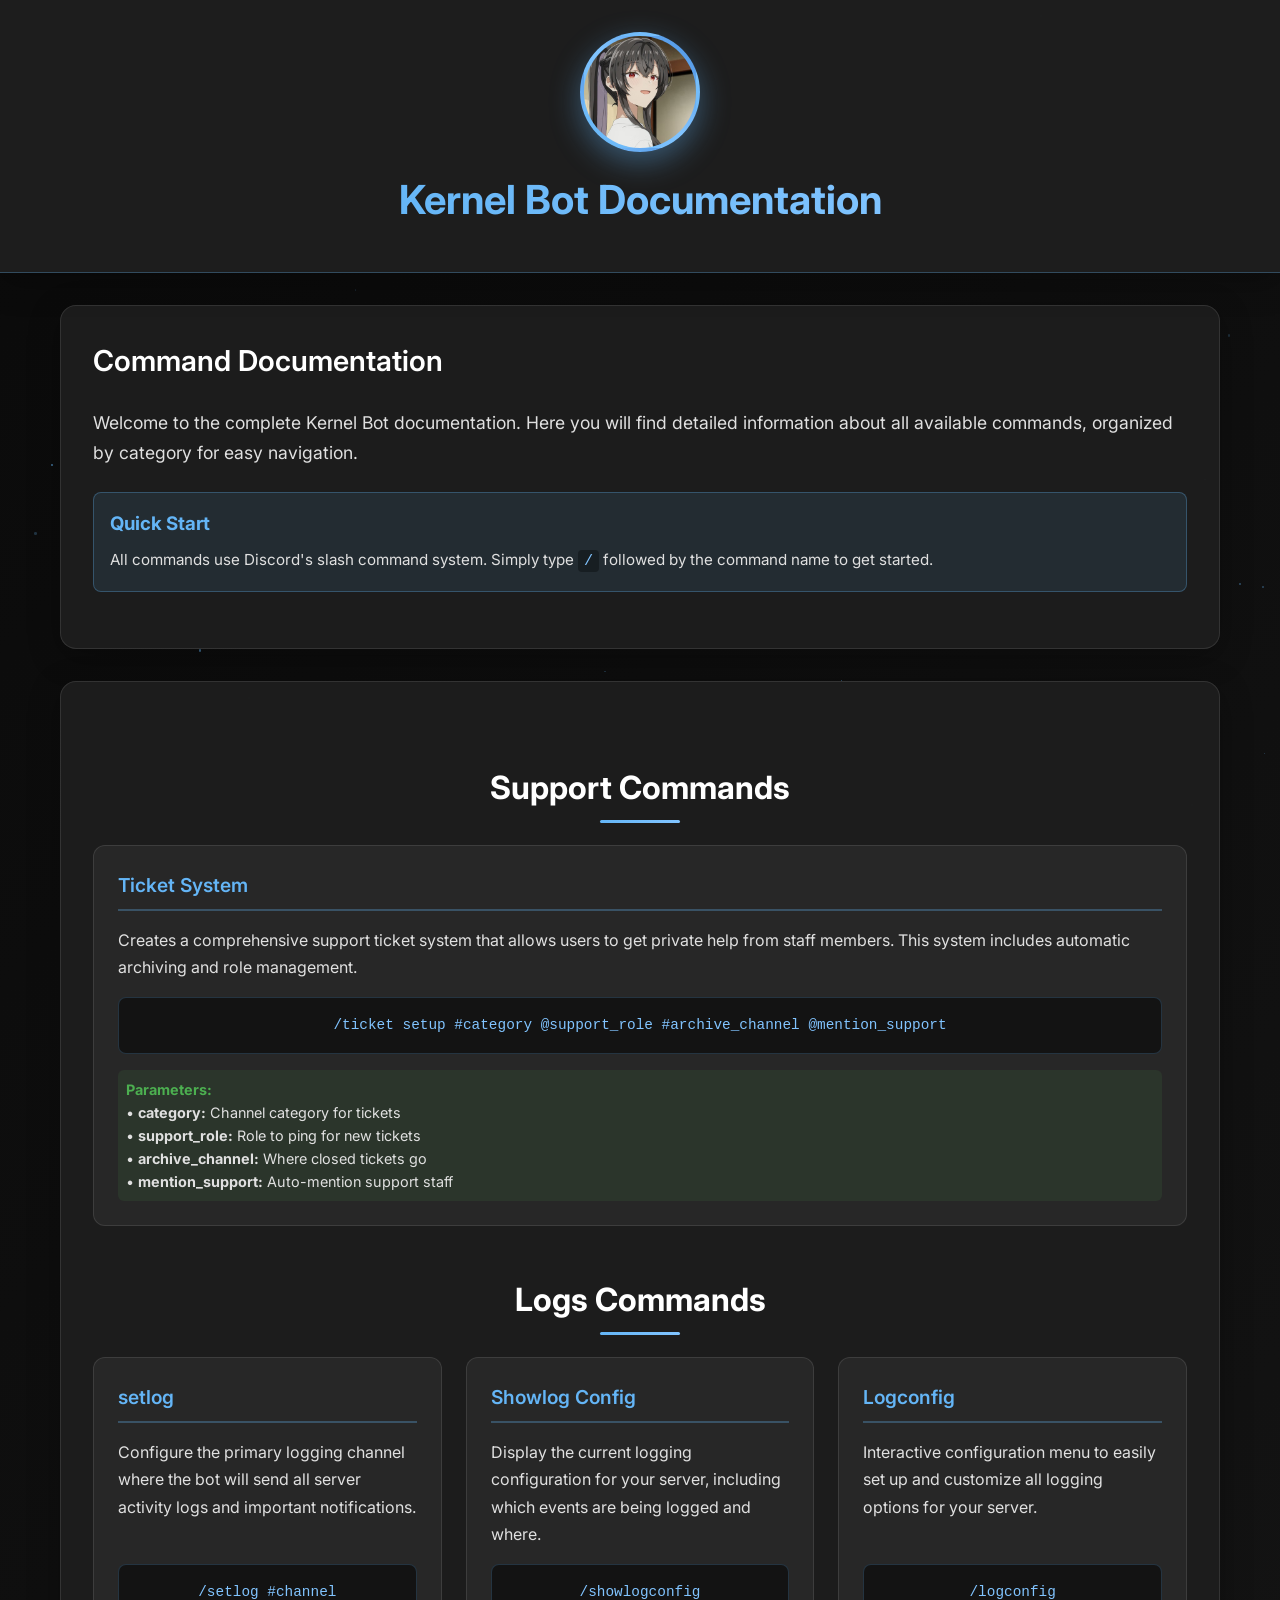
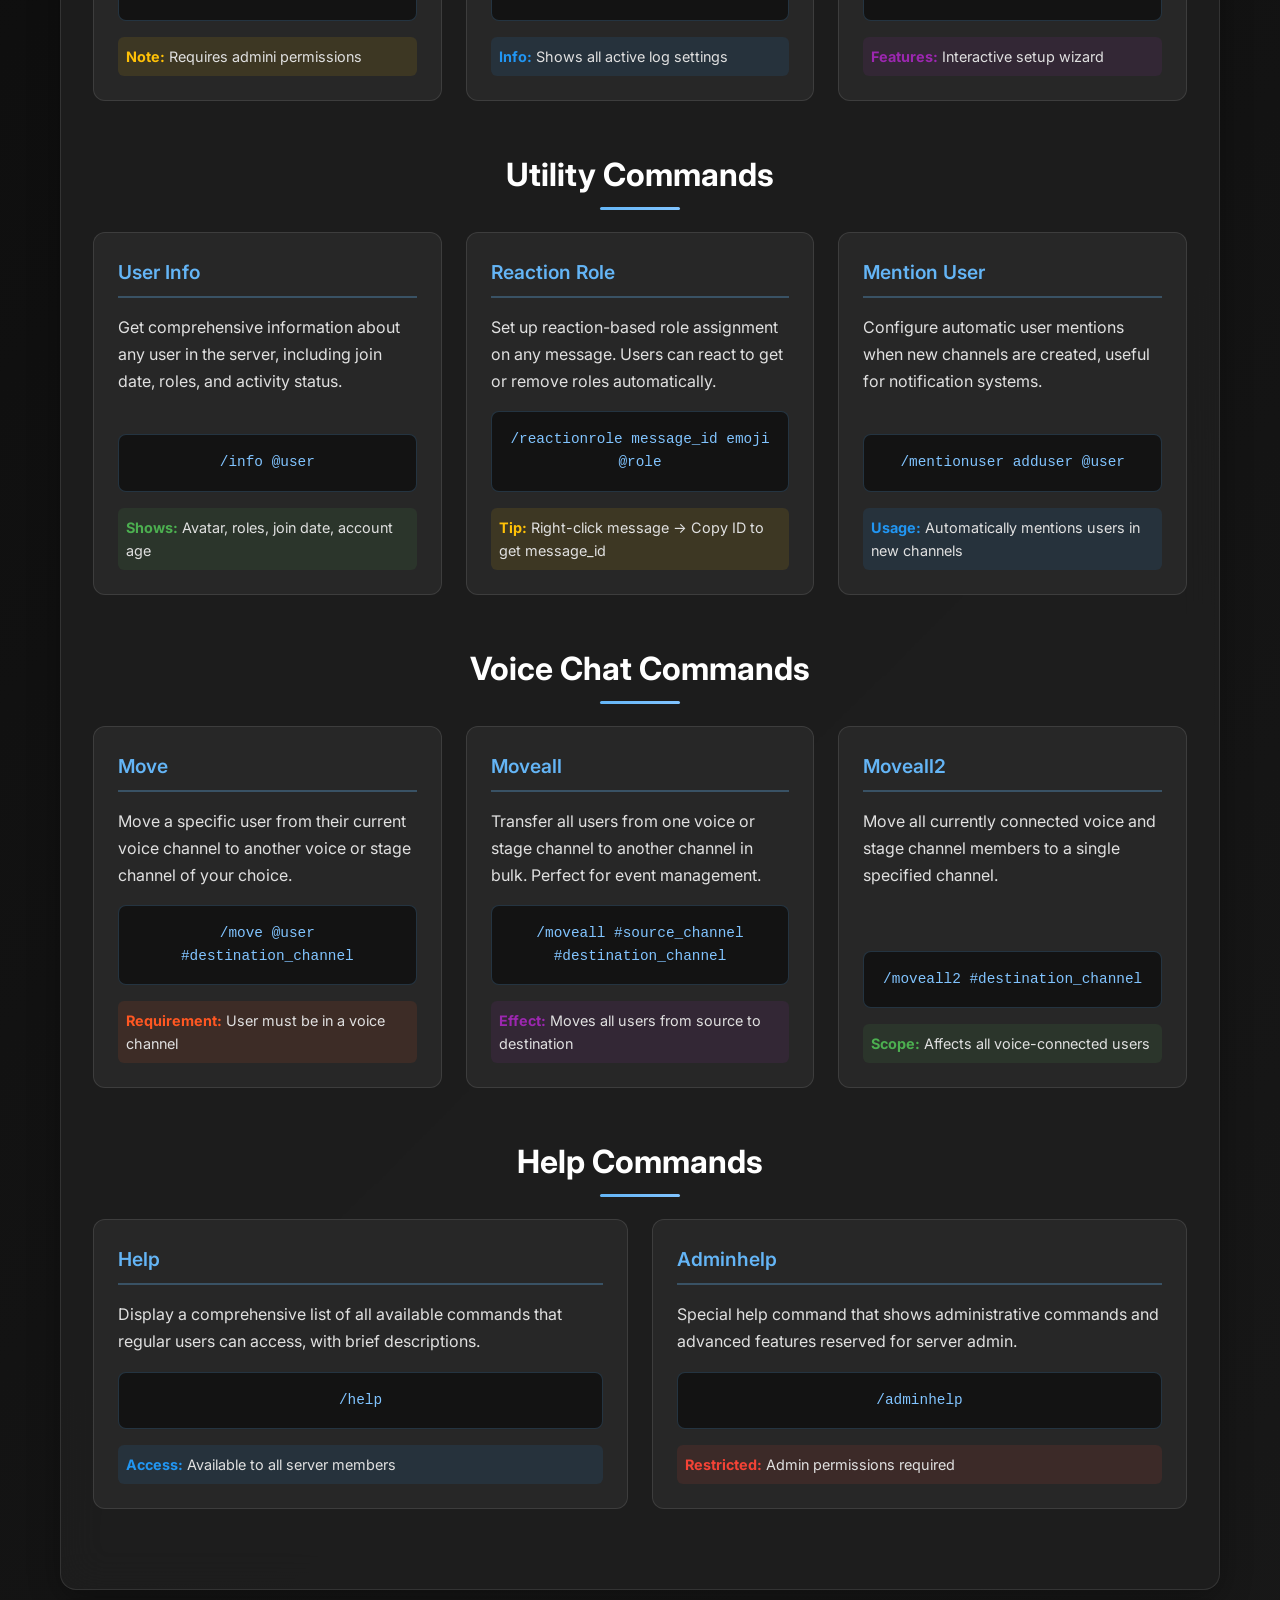
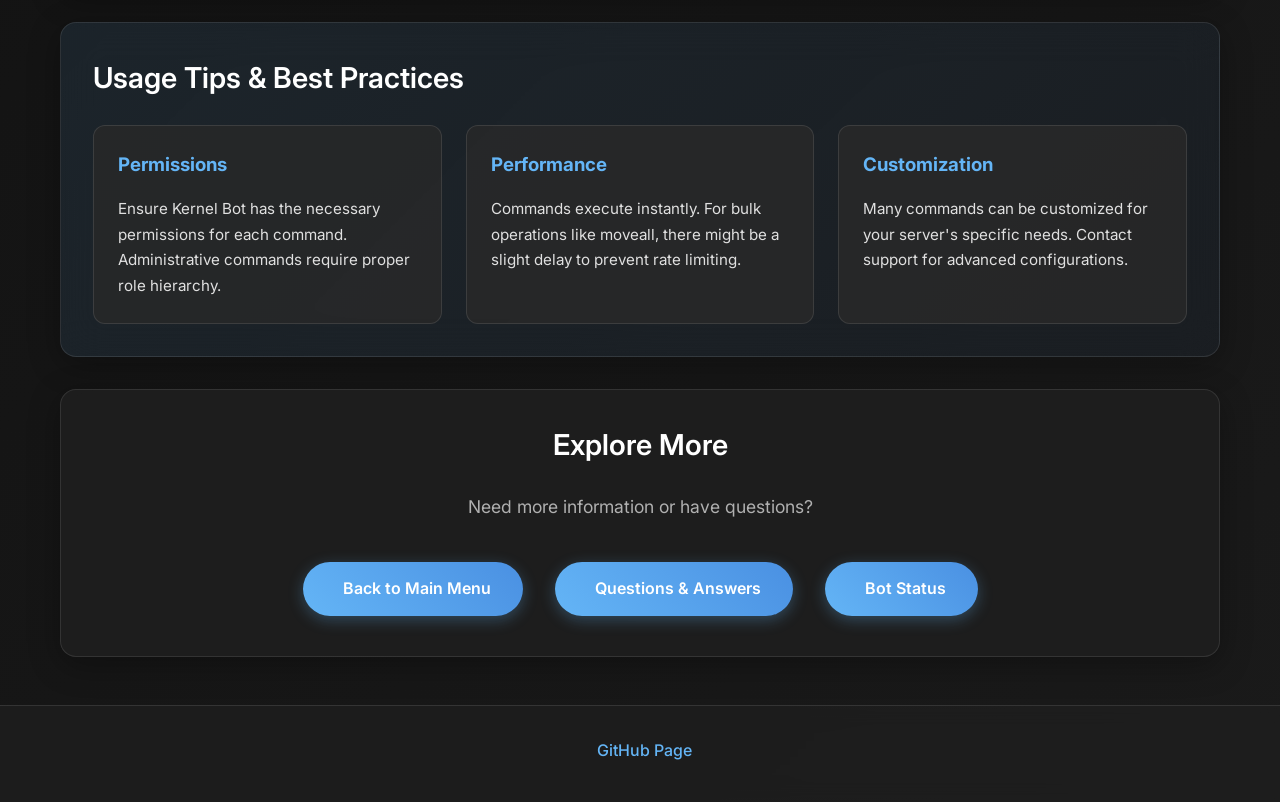
<file: documentation.html>
<!DOCTYPE html>
<html lang="en">
<head>
    <meta charset="UTF-8">
    <meta name="viewport" content="width=device-width, initial-scale=1.0">
    <title>Documentation - Kernel Bot</title>
    <link rel="icon" href="image/img-1.png" type="image/png">
    <link rel="stylesheet" href="css/style.css">
    <link rel="preconnect" href="https://fonts.googleapis.com">
    <link rel="preconnect" href="https://fonts.gstatic.com" crossorigin>
    <link href="https://fonts.googleapis.com/css2?family=Inter:wght@400;500;600;700&display=swap" rel="stylesheet">
    <meta name="description" content="Complete documentation for Kernel Bot commands and features">
    <meta name="keywords" content="Kernel Bot documentation, Discord bot commands, bot setup guide">
</head>
<body>
    <header>
        <img src="image/img-1.png" alt="Kernel Bot Profile Picture" class="profile-picture">
        <h1>Kernel Bot Documentation</h1>
    </header>

    <main>
        <section id="introduction">
            <h2> Command Documentation</h2>
            <p>Welcome to the complete Kernel Bot documentation. Here you will find detailed information about all available commands, organized by category for easy navigation.</p>
            
            <div style="background: rgba(100, 181, 246, 0.1); border: 1px solid rgba(100, 181, 246, 0.3); border-radius: 8px; padding: 1rem; margin: 1.5rem 0;">
                <h3 style="color: #64b5f6; margin: 0 0 0.5rem 0;">Quick Start</h3>
                <p style="margin: 0; font-size: 0.95rem;">All commands use Discord's slash command system. Simply type <code style="background: rgba(0,0,0,0.3); padding: 2px 6px; border-radius: 4px; color: #81c4ff;">/</code> followed by the command name to get started.</p>
            </div>
        </section>

        <section id="commands">
            <div class="category-section">
                <h3 class="category-title">Support Commands</h3>
                <div class="command-grid">
                    <div class="command-card">
                        <h3>Ticket System</h3>
                        <p>Creates a comprehensive support ticket system that allows users to get private help from staff members. This system includes automatic archiving and role management.</p>
                        <div class="command-usage">
                            <pre><code>/ticket setup #category @support_role #archive_channel @mention_support</code></pre>
                        </div>
                        <div style="margin-top: 1rem; padding: 0.5rem; background: rgba(76, 175, 80, 0.1); border-radius: 6px; font-size: 0.9rem;">
                            <strong style="color: #4caf50;">Parameters:</strong><br>
                            • <strong>category:</strong> Channel category for tickets<br>
                            • <strong>support_role:</strong> Role to ping for new tickets<br>
                            • <strong>archive_channel:</strong> Where closed tickets go<br>
                            • <strong>mention_support:</strong> Auto-mention support staff
                        </div>
                    </div>
                </div>
            </div>

            <div class="category-section">
                <h3 class="category-title">Logs Commands</h3>
                <div class="command-grid">
                    <div class="command-card">
                        <h3>setlog</h3>
                        <p>Configure the primary logging channel where the bot will send all server activity logs and important notifications.</p>
                        <div class="command-usage">
                            <pre><code>/setlog #channel</code></pre>
                        </div>
                        <div style="margin-top: 1rem; padding: 0.5rem; background: rgba(255, 193, 7, 0.1); border-radius: 6px; font-size: 0.9rem;">
                            <strong style="color: #ffc107;">Note:</strong> Requires admini permissions
                        </div>
                    </div>
                    <div class="command-card">
                        <h3>Showlog Config</h3>
                        <p>Display the current logging configuration for your server, including which events are being logged and where.</p>
                        <div class="command-usage">
                            <pre><code>/showlogconfig</code></pre>
                        </div>
                        <div style="margin-top: 1rem; padding: 0.5rem; background: rgba(33, 150, 243, 0.1); border-radius: 6px; font-size: 0.9rem;">
                            <strong style="color: #2196f3;">Info:</strong> Shows all active log settings
                        </div>
                    </div>
                    <div class="command-card">
                        <h3>Logconfig</h3>
                        <p>Interactive configuration menu to easily set up and customize all logging options for your server.</p>
                        <div class="command-usage">
                            <pre><code>/logconfig</code></pre>
                        </div>
                        <div style="margin-top: 1rem; padding: 0.5rem; background: rgba(156, 39, 176, 0.1); border-radius: 6px; font-size: 0.9rem;">
                            <strong style="color: #9c27b0;">Features:</strong> Interactive setup wizard
                        </div>
                    </div>
                </div>
            </div>

            <div class="category-section">
                <h3 class="category-title">Utility Commands</h3>
                <div class="command-grid">
                    <div class="command-card">
                        <h3>User Info</h3>
                        <p>Get comprehensive information about any user in the server, including join date, roles, and activity status.</p>
                        <div class="command-usage">
                            <pre><code>/info @user</code></pre>
                        </div>
                        <div style="margin-top: 1rem; padding: 0.5rem; background: rgba(76, 175, 80, 0.1); border-radius: 6px; font-size: 0.9rem;">
                            <strong style="color: #4caf50;">Shows:</strong> Avatar, roles, join date, account age
                        </div>
                    </div>
                    <div class="command-card">
                        <h3>Reaction Role</h3>
                        <p>Set up reaction-based role assignment on any message. Users can react to get or remove roles automatically.</p>
                        <div class="command-usage">
                            <pre><code>/reactionrole message_id emoji @role</code></pre>
                        </div>
                        <div style="margin-top: 1rem; padding: 0.5rem; background: rgba(255, 193, 7, 0.1); border-radius: 6px; font-size: 0.9rem;">
                            <strong style="color: #ffc107;">Tip:</strong> Right-click message → Copy ID to get message_id
                        </div>
                    </div>
                    <div class="command-card">
                        <h3>Mention User</h3>
                        <p>Configure automatic user mentions when new channels are created, useful for notification systems.</p>
                        <div class="command-usage">
                            <pre><code>/mentionuser adduser @user</code></pre>
                        </div>
                        <div style="margin-top: 1rem; padding: 0.5rem; background: rgba(33, 150, 243, 0.1); border-radius: 6px; font-size: 0.9rem;">
                            <strong style="color: #2196f3;">Usage:</strong> Automatically mentions users in new channels
                        </div>
                    </div>
                </div>
            </div>

            <div class="category-section">
                <h3 class="category-title">Voice Chat Commands</h3>
                <div class="command-grid">
                    <div class="command-card">
                        <h3>Move</h3>
                        <p>Move a specific user from their current voice channel to another voice or stage channel of your choice.</p>
                        <div class="command-usage">
                            <pre><code>/move @user #destination_channel</code></pre>
                        </div>
                        <div style="margin-top: 1rem; padding: 0.5rem; background: rgba(255, 87, 34, 0.1); border-radius: 6px; font-size: 0.9rem;">
                            <strong style="color: #ff5722;">Requirement:</strong> User must be in a voice channel
                        </div>
                    </div>
                    <div class="command-card">
                        <h3>Moveall</h3>
                        <p>Transfer all users from one voice or stage channel to another channel in bulk. Perfect for event management.</p>
                        <div class="command-usage">
                            <pre><code>/moveall #source_channel #destination_channel</code></pre>
                        </div>
                        <div style="margin-top: 1rem; padding: 0.5rem; background: rgba(156, 39, 176, 0.1); border-radius: 6px; font-size: 0.9rem;">
                            <strong style="color: #9c27b0;">Effect:</strong> Moves all users from source to destination
                        </div>
                    </div>
                    <div class="command-card">
                        <h3>Moveall2</h3>
                        <p>Move all currently connected voice and stage channel members to a single specified channel.</p>
                        <div class="command-usage">
                            <pre><code>/moveall2 #destination_channel</code></pre>
                        </div>
                        <div style="margin-top: 1rem; padding: 0.5rem; background: rgba(76, 175, 80, 0.1); border-radius: 6px; font-size: 0.9rem;">
                            <strong style="color: #4caf50;">Scope:</strong> Affects all voice-connected users
                        </div>
                    </div>
                </div>
            </div>

            <div class="category-section">
                <h3 class="category-title">Help Commands</h3>
                <div class="command-grid">
                    <div class="command-card">
                        <h3>Help</h3>
                        <p>Display a comprehensive list of all available commands that regular users can access, with brief descriptions.</p>
                        <div class="command-usage">
                            <pre><code>/help</code></pre>
                        </div>
                        <div style="margin-top: 1rem; padding: 0.5rem; background: rgba(33, 150, 243, 0.1); border-radius: 6px; font-size: 0.9rem;">
                            <strong style="color: #2196f3;">Access:</strong> Available to all server members
                        </div>
                    </div>
                    <div class="command-card">
                        <h3>Adminhelp</h3>
                        <p>Special help command that shows administrative commands and advanced features reserved for server admin.</p>
                        <div class="command-usage">
                            <pre><code>/adminhelp</code></pre>
                        </div>
                        <div style="margin-top: 1rem; padding: 0.5rem; background: rgba(244, 67, 54, 0.1); border-radius: 6px; font-size: 0.9rem;">
                            <strong style="color: #f44336;">Restricted:</strong> Admin permissions required
                        </div>
                    </div>
                </div>
            </div>
        </section>

        <section id="usage-tips" style="background: linear-gradient(135deg, rgba(100, 181, 246, 0.1) 0%, rgba(74, 144, 226, 0.05) 100%);">
            <h2>Usage Tips & Best Practices</h2>
            <div style="display: grid; grid-template-columns: repeat(auto-fit, minmax(300px, 1fr)); gap: 1.5rem; margin-top: 1.5rem;">
                <div style="background: rgba(42, 42, 42, 0.8); padding: 1.5rem; border-radius: 12px; border: 1px solid rgba(255, 255, 255, 0.1);">
                    <h3 style="color: #64b5f6; margin-bottom: 1rem;">Permissions</h3>
                    <p style="font-size: 0.95rem;">Ensure Kernel Bot has the necessary permissions for each command. Administrative commands require proper role hierarchy.</p>
                </div>
                <div style="background: rgba(42, 42, 42, 0.8); padding: 1.5rem; border-radius: 12px; border: 1px solid rgba(255, 255, 255, 0.1);">
                    <h3 style="color: #64b5f6; margin-bottom: 1rem;">Performance</h3>
                    <p style="font-size: 0.95rem;">Commands execute instantly. For bulk operations like moveall, there might be a slight delay to prevent rate limiting.</p>
                </div>
                <div style="background: rgba(42, 42, 42, 0.8); padding: 1.5rem; border-radius: 12px; border: 1px solid rgba(255, 255, 255, 0.1);">
                    <h3 style="color: #64b5f6; margin-bottom: 1rem;">Customization</h3>
                    <p style="font-size: 0.95rem;">Many commands can be customized for your server's specific needs. Contact support for advanced configurations.</p>
                </div>
            </div>
        </section>

        <section id="navigation">
            <div style="text-align: center;">
                <h2>Explore More</h2>
                <p style="margin-bottom: 2rem; color: #b0b0b0;">Need more information or have questions?</p>
                <div style="display: flex; flex-wrap: wrap; gap: 1rem; justify-content: center;">
                    <a href="index.html" class="button">
                        <span style="margin-right: 0.5rem;"></span>
                        Back to Main Menu
                    </a>
                    <a href="Q&A.html" class="button">
                        <span style="margin-right: 0.5rem;"></span>
                        Questions & Answers
                    </a>
                    <a href="status.html" class="button">
                        <span style="margin-right: 0.5rem;"></span>
                        Bot Status
                    </a>
                </div>
            </div>
        </section>
    </main>

    <footer>
        <p>
            <a href="https://github.com/PickAngE" target="_blank">
                <span style="margin-right: 0.5rem;"></span>
                GitHub Page
            </a>
        </p>
        <p style="margin-top: 0.5rem; font-size: 0.9rem; color: #888;">
        </p>
    </footer>

    <script src="js/main.js"></script>
</body>
</html>
</file>
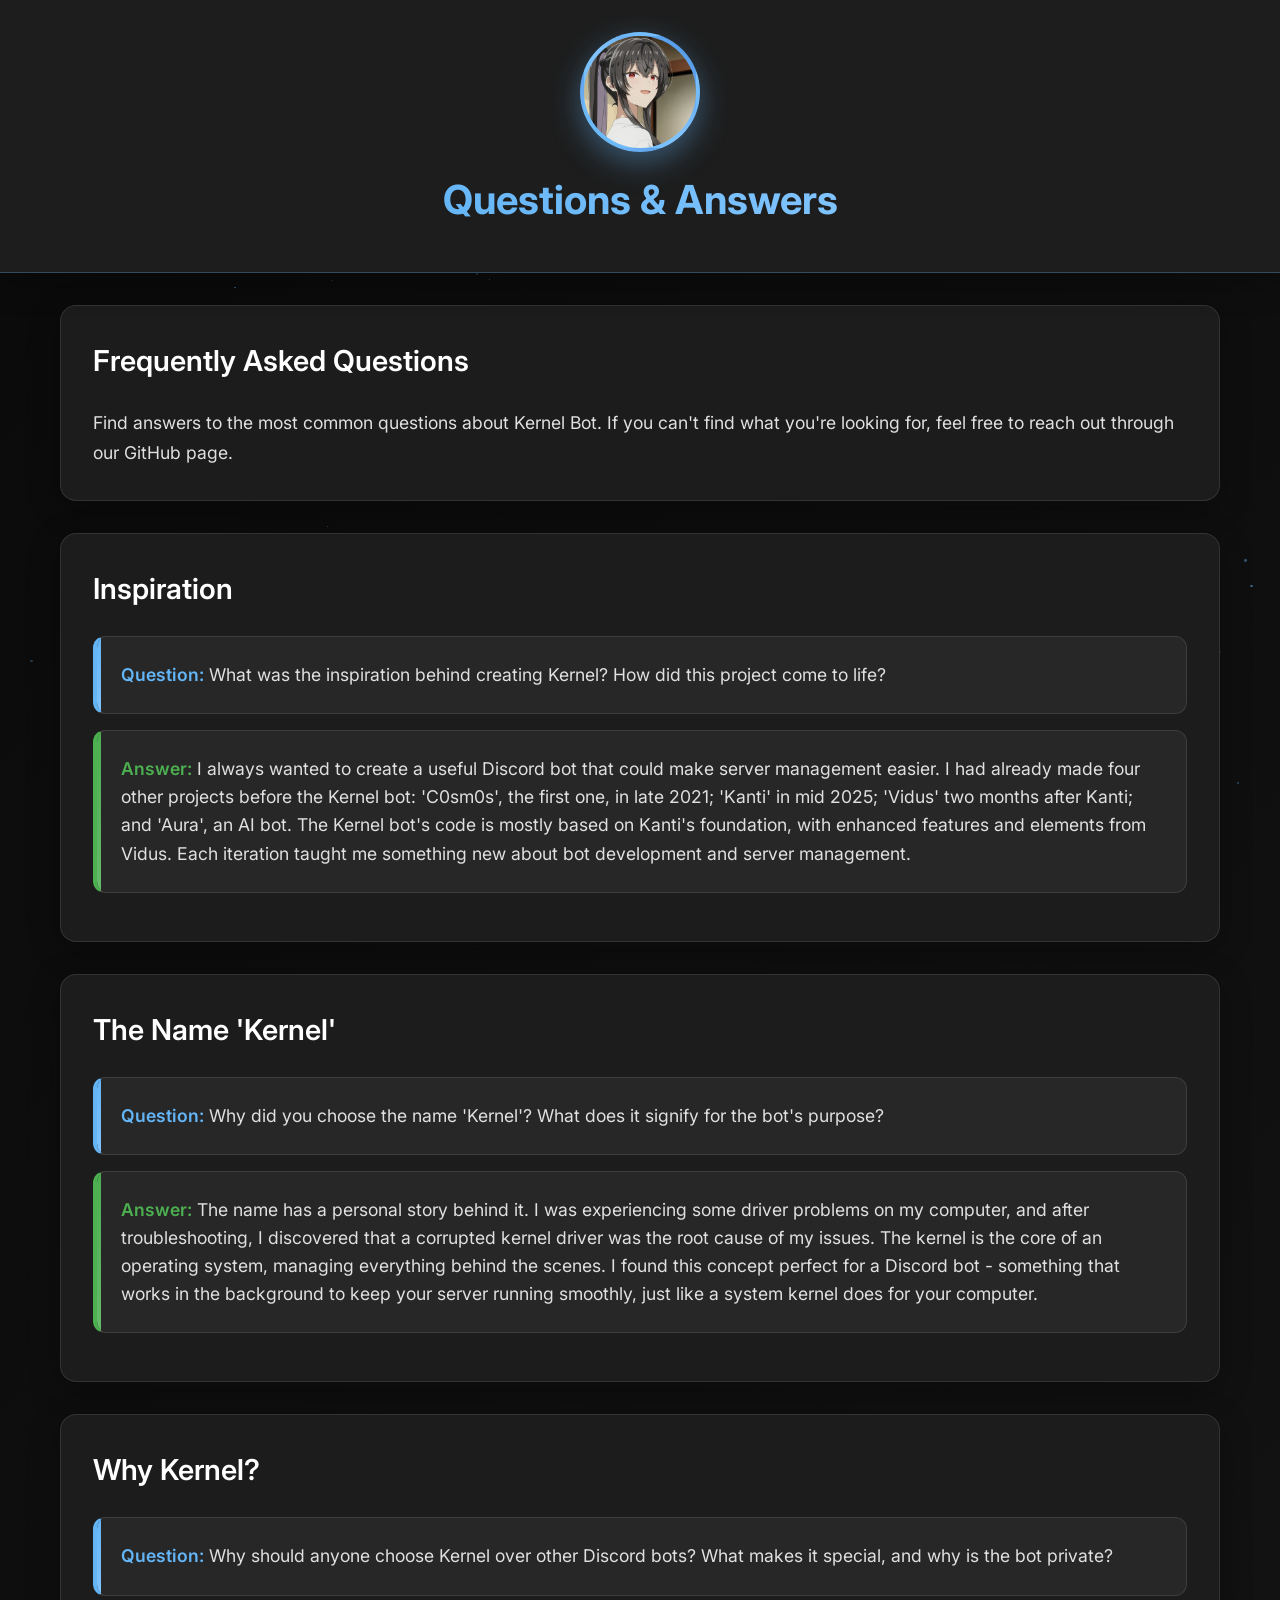
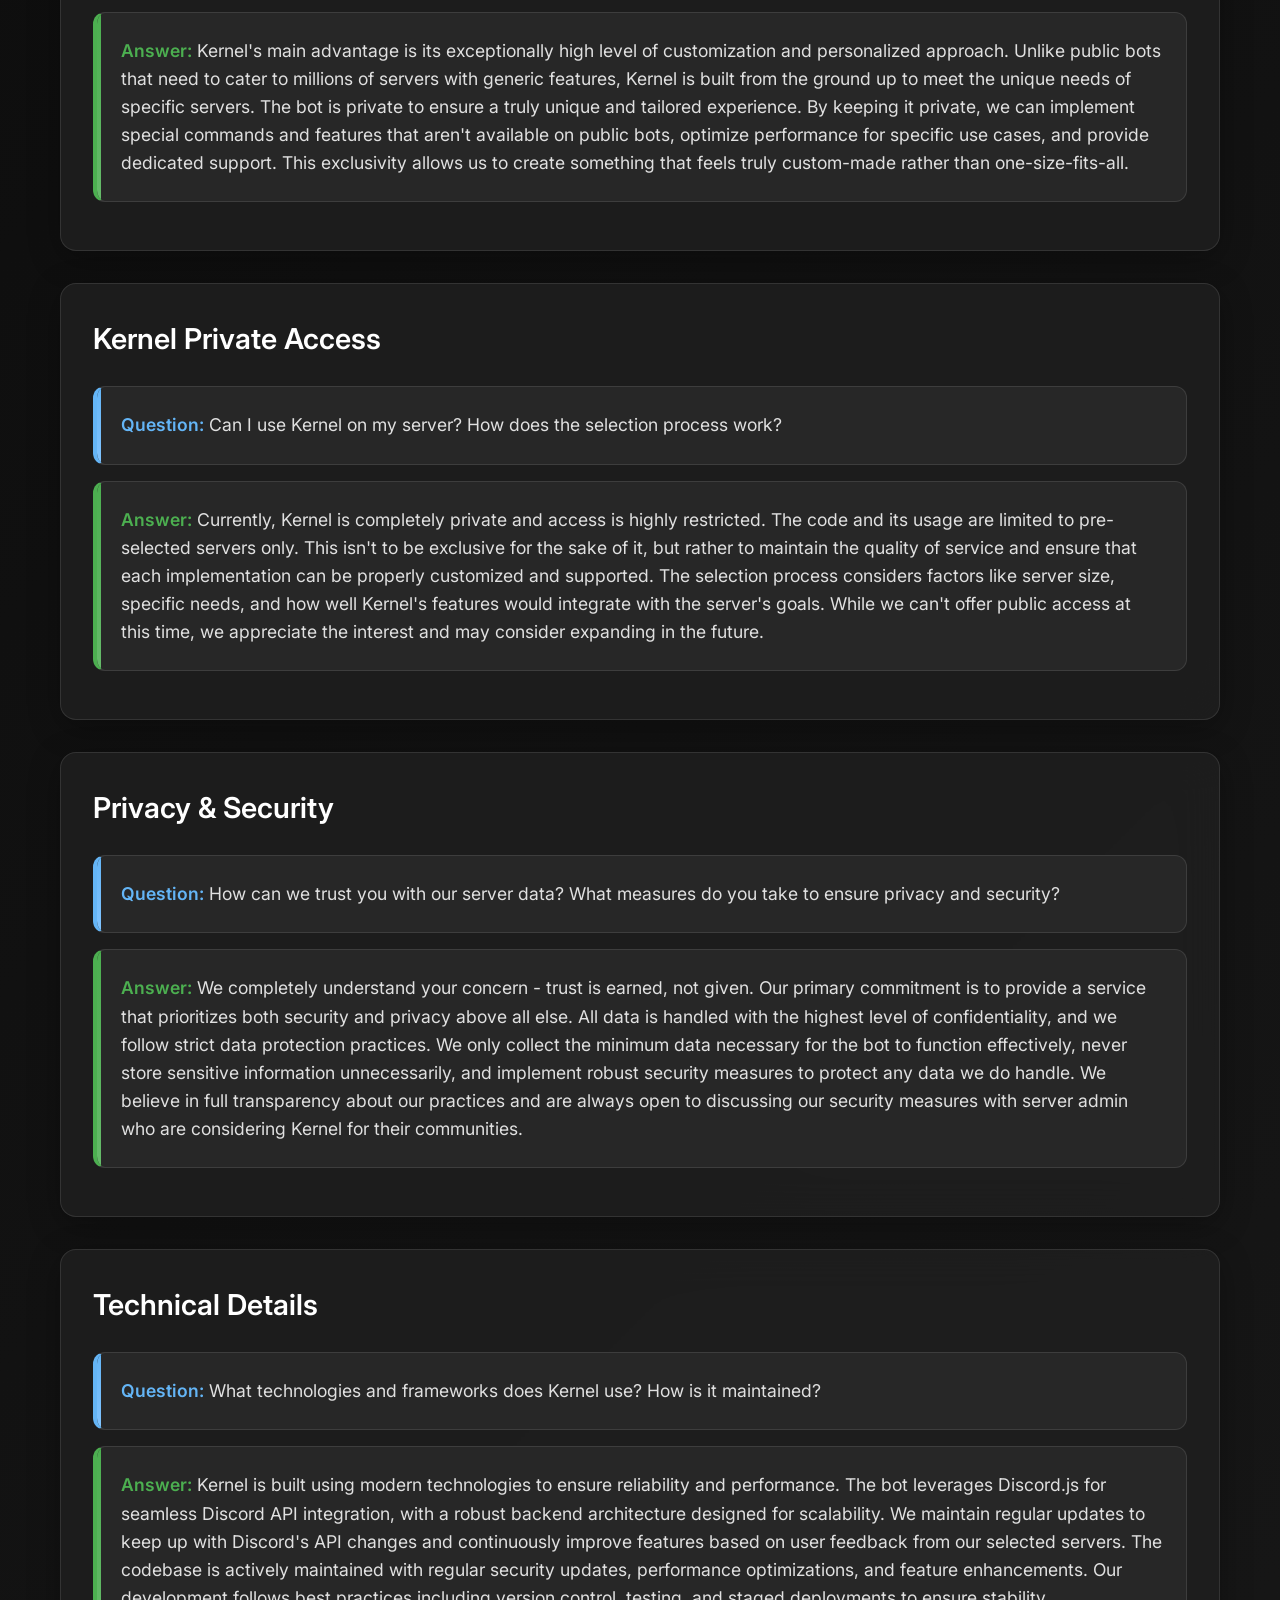
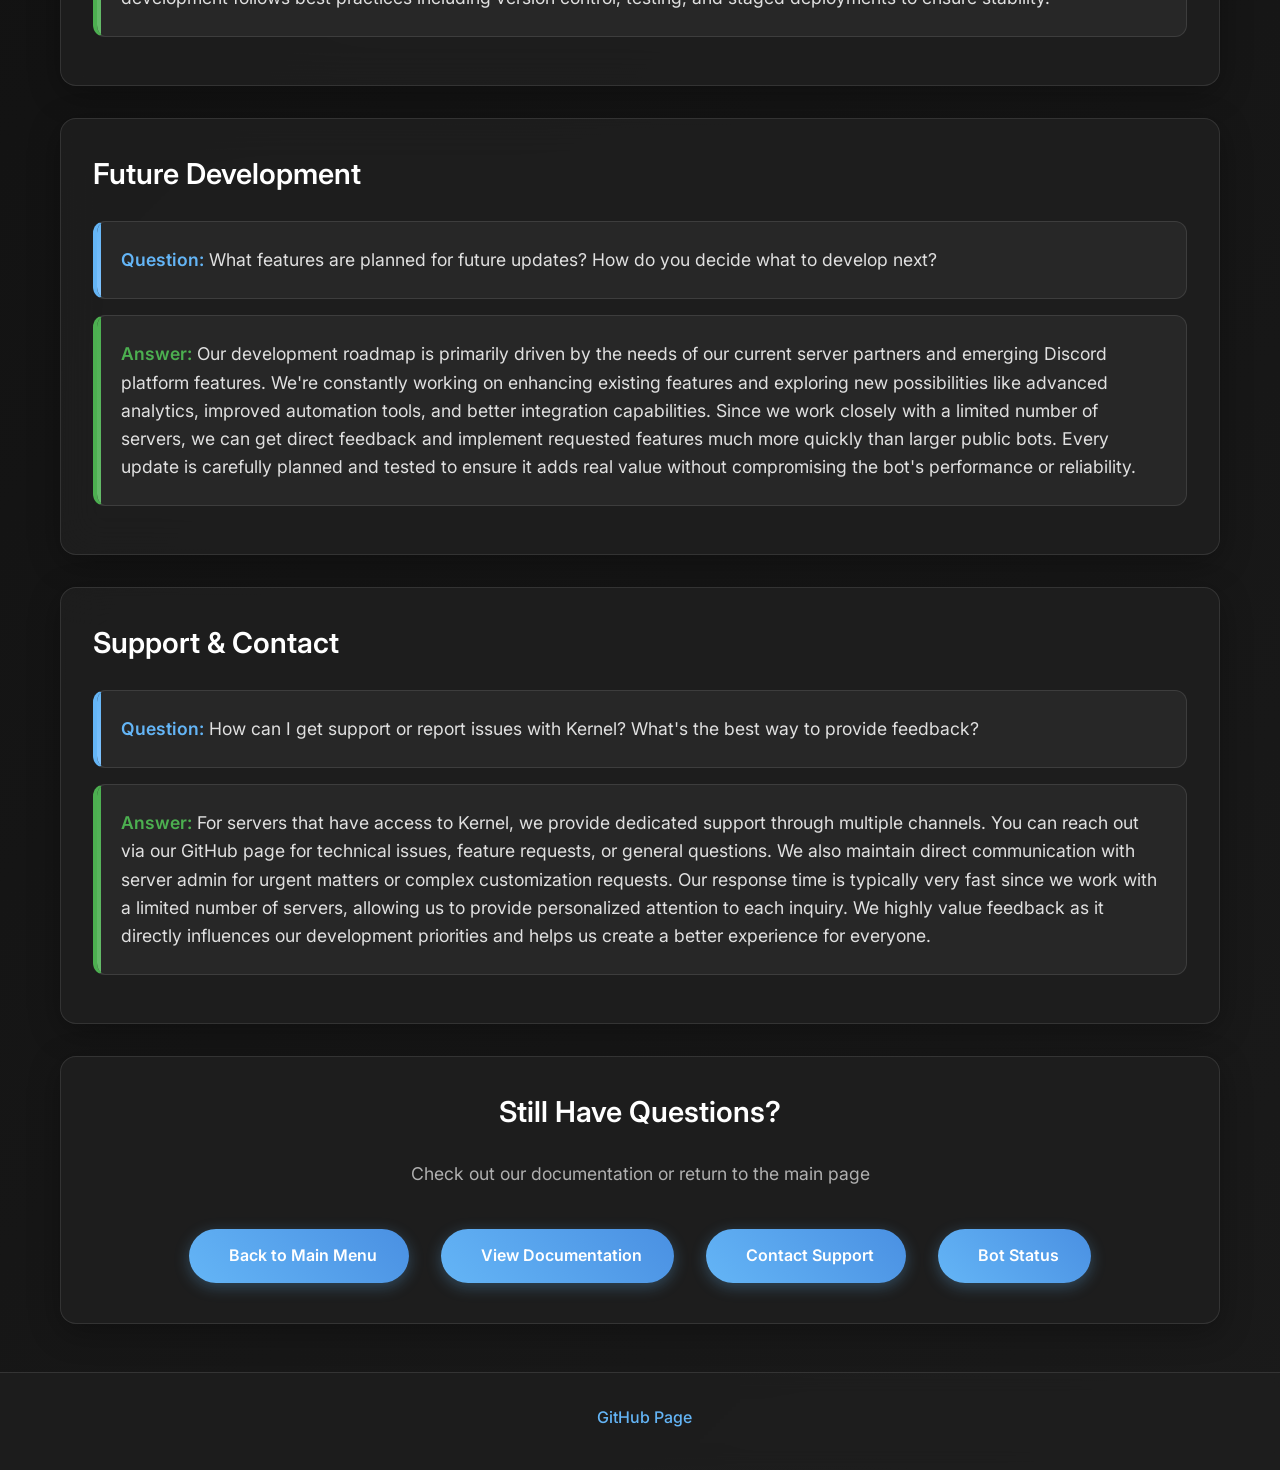
<file: Q&A.html>
<!DOCTYPE html>
<html lang="en">
<head>
    <meta charset="UTF-8">
    <meta name="viewport" content="width=device-width, initial-scale=1.0">
    <title>Question & Answer - Kernel Bot</title>
    <link rel="icon" href="image/img-1.png" type="image/png">
    <link rel="stylesheet" href="css/style.css">
    <link rel="preconnect" href="https://fonts.googleapis.com">
    <link rel="preconnect" href="https://fonts.gstatic.com" crossorigin>
    <link href="https://fonts.googleapis.com/css2?family=Inter:wght@400;500;600;700&display=swap" rel="stylesheet">
    <meta name="description" content="Frequently asked questions about Kernel Bot - Get answers about the bot's features, privacy, and more">
    <meta name="keywords" content="Kernel Bot FAQ, Discord bot questions, bot privacy, bot access">
</head>
<body>
    <header>
        <img src="image/img-1.png" alt="Kernel Bot Profile Picture" class="profile-picture">
        <h1>Questions & Answers</h1>
    </header>

    <main>
        <section id="intro">
            <h2>Frequently Asked Questions</h2>
            <p>Find answers to the most common questions about Kernel Bot. If you can't find what you're looking for, feel free to reach out through our GitHub page.</p>
        </section>

        <section id="inspiration">
            <h2>Inspiration</h2>
            <div class="question">
                <p><span class="q-label">Question:</span> What was the inspiration behind creating Kernel? How did this project come to life?</p>
            </div>
            <div class="answer">
                <p><span class="a-label">Answer:</span> I always wanted to create a useful Discord bot that could make server management easier. I had already made four other projects before the Kernel bot: 'C0sm0s', the first one, in late 2021; 'Kanti' in mid 2025; 'Vidus' two months after Kanti; and 'Aura', an AI bot. The Kernel bot's code is mostly based on Kanti's foundation, with enhanced features and elements from Vidus. Each iteration taught me something new about bot development and server management.</p>
            </div>
        </section>

        <section id="naming">
            <h2>The Name 'Kernel'</h2>
            <div class="question">
                <p><span class="q-label">Question:</span> Why did you choose the name 'Kernel'? What does it signify for the bot's purpose?</p>
            </div>
            <div class="answer">
                <p><span class="a-label">Answer:</span> The name has a personal story behind it. I was experiencing some driver problems on my computer, and after troubleshooting, I discovered that a corrupted kernel driver was the root cause of my issues. The kernel is the core of an operating system, managing everything behind the scenes. I found this concept perfect for a Discord bot - something that works in the background to keep your server running smoothly, just like a system kernel does for your computer.</p>
            </div>
        </section>

        <section id="why-kernel">
            <h2>Why Kernel?</h2>
            <div class="question">
                <p><span class="q-label">Question:</span> Why should anyone choose Kernel over other Discord bots? What makes it special, and why is the bot private?</p>
            </div>
            <div class="answer">
                <p><span class="a-label">Answer:</span> Kernel's main advantage is its exceptionally high level of customization and personalized approach. Unlike public bots that need to cater to millions of servers with generic features, Kernel is built from the ground up to meet the unique needs of specific servers. The bot is private to ensure a truly unique and tailored experience. By keeping it private, we can implement special commands and features that aren't available on public bots, optimize performance for specific use cases, and provide dedicated support. This exclusivity allows us to create something that feels truly custom-made rather than one-size-fits-all.</p>
            </div>
        </section>

        <section id="kernel-access">
            <h2>Kernel Private Access</h2>
            <div class="question">
                <p><span class="q-label">Question:</span> Can I use Kernel on my server? How does the selection process work?</p>
            </div>
            <div class="answer">
                <p><span class="a-label">Answer:</span> Currently, Kernel is completely private and access is highly restricted. The code and its usage are limited to pre-selected servers only. This isn't to be exclusive for the sake of it, but rather to maintain the quality of service and ensure that each implementation can be properly customized and supported. The selection process considers factors like server size, specific needs, and how well Kernel's features would integrate with the server's goals. While we can't offer public access at this time, we appreciate the interest and may consider expanding in the future.</p>
            </div>
        </section>

        <section id="privacy">
            <h2>Privacy & Security</h2>
            <div class="question">
                <p><span class="q-label">Question:</span> How can we trust you with our server data? What measures do you take to ensure privacy and security?</p>
            </div>
            <div class="answer">
                <p><span class="a-label">Answer:</span> We completely understand your concern - trust is earned, not given. Our primary commitment is to provide a service that prioritizes both security and privacy above all else. All data is handled with the highest level of confidentiality, and we follow strict data protection practices. We only collect the minimum data necessary for the bot to function effectively, never store sensitive information unnecessarily, and implement robust security measures to protect any data we do handle. We believe in full transparency about our practices and are always open to discussing our security measures with server admin who are considering Kernel for their communities.</p>
            </div>
        </section>

        <section id="technical">
            <h2>Technical Details</h2>
            <div class="question">
                <p><span class="q-label">Question:</span> What technologies and frameworks does Kernel use? How is it maintained?</p>
            </div>
            <div class="answer">
                <p><span class="a-label">Answer:</span> Kernel is built using modern technologies to ensure reliability and performance. The bot leverages Discord.js for seamless Discord API integration, with a robust backend architecture designed for scalability. We maintain regular updates to keep up with Discord's API changes and continuously improve features based on user feedback from our selected servers. The codebase is actively maintained with regular security updates, performance optimizations, and feature enhancements. Our development follows best practices including version control, testing, and staged deployments to ensure stability.</p>
            </div>
        </section>

        <section id="features-future">
            <h2>Future Development</h2>
            <div class="question">
                <p><span class="q-label">Question:</span> What features are planned for future updates? How do you decide what to develop next?</p>
            </div>
            <div class="answer">
                <p><span class="a-label">Answer:</span> Our development roadmap is primarily driven by the needs of our current server partners and emerging Discord platform features. We're constantly working on enhancing existing features and exploring new possibilities like advanced analytics, improved automation tools, and better integration capabilities. Since we work closely with a limited number of servers, we can get direct feedback and implement requested features much more quickly than larger public bots. Every update is carefully planned and tested to ensure it adds real value without compromising the bot's performance or reliability.</p>
            </div>
        </section>

        <section id="support">
            <h2>Support & Contact</h2>
            <div class="question">
                <p><span class="q-label">Question:</span> How can I get support or report issues with Kernel? What's the best way to provide feedback?</p>
            </div>
            <div class="answer">
                <p><span class="a-label">Answer:</span> For servers that have access to Kernel, we provide dedicated support through multiple channels. You can reach out via our GitHub page for technical issues, feature requests, or general questions. We also maintain direct communication with server admin for urgent matters or complex customization requests. Our response time is typically very fast since we work with a limited number of servers, allowing us to provide personalized attention to each inquiry. We highly value feedback as it directly influences our development priorities and helps us create a better experience for everyone.</p>
            </div>
        </section>

        <section id="navigation">
            <div style="text-align: center;">
                <h2>Still Have Questions?</h2>
                <p style="margin-bottom: 2rem; color: #b0b0b0;">Check out our documentation or return to the main page</p>
                <div style="display: flex; flex-wrap: wrap; gap: 1rem; justify-content: center;">
                    <a href="index.html" class="button">
                        <span style="margin-right: 0.5rem;"></span>
                        Back to Main Menu
                    </a>
                    <a href="documentation.html" class="button">
                        <span style="margin-right: 0.5rem;"></span>
                        View Documentation
                    </a>
                    <a href="https://github.com/PickAngE" target="_blank" class="button">
                        <span style="margin-right: 0.5rem;"></span>
                        Contact Support
                    </a>
                    <a href="status.html" class="button">
                        <span style="margin-right: 0.5rem;"></span>
                        Bot Status
                    </a>
                </div>
            </div>
        </section>
    </main>

    <footer>
        <p>
            <a href="https://github.com/PickAngE" target="_blank">
                <span style="margin-right: 0.5rem;"></span>
                GitHub Page
            </a>
        </p>
        <p style="margin-top: 0.5rem; font-size: 0.9rem; color: #888;">
        </p>
    </footer>

    <script src="js/main.js"></script>
</body>
</html>
</file>
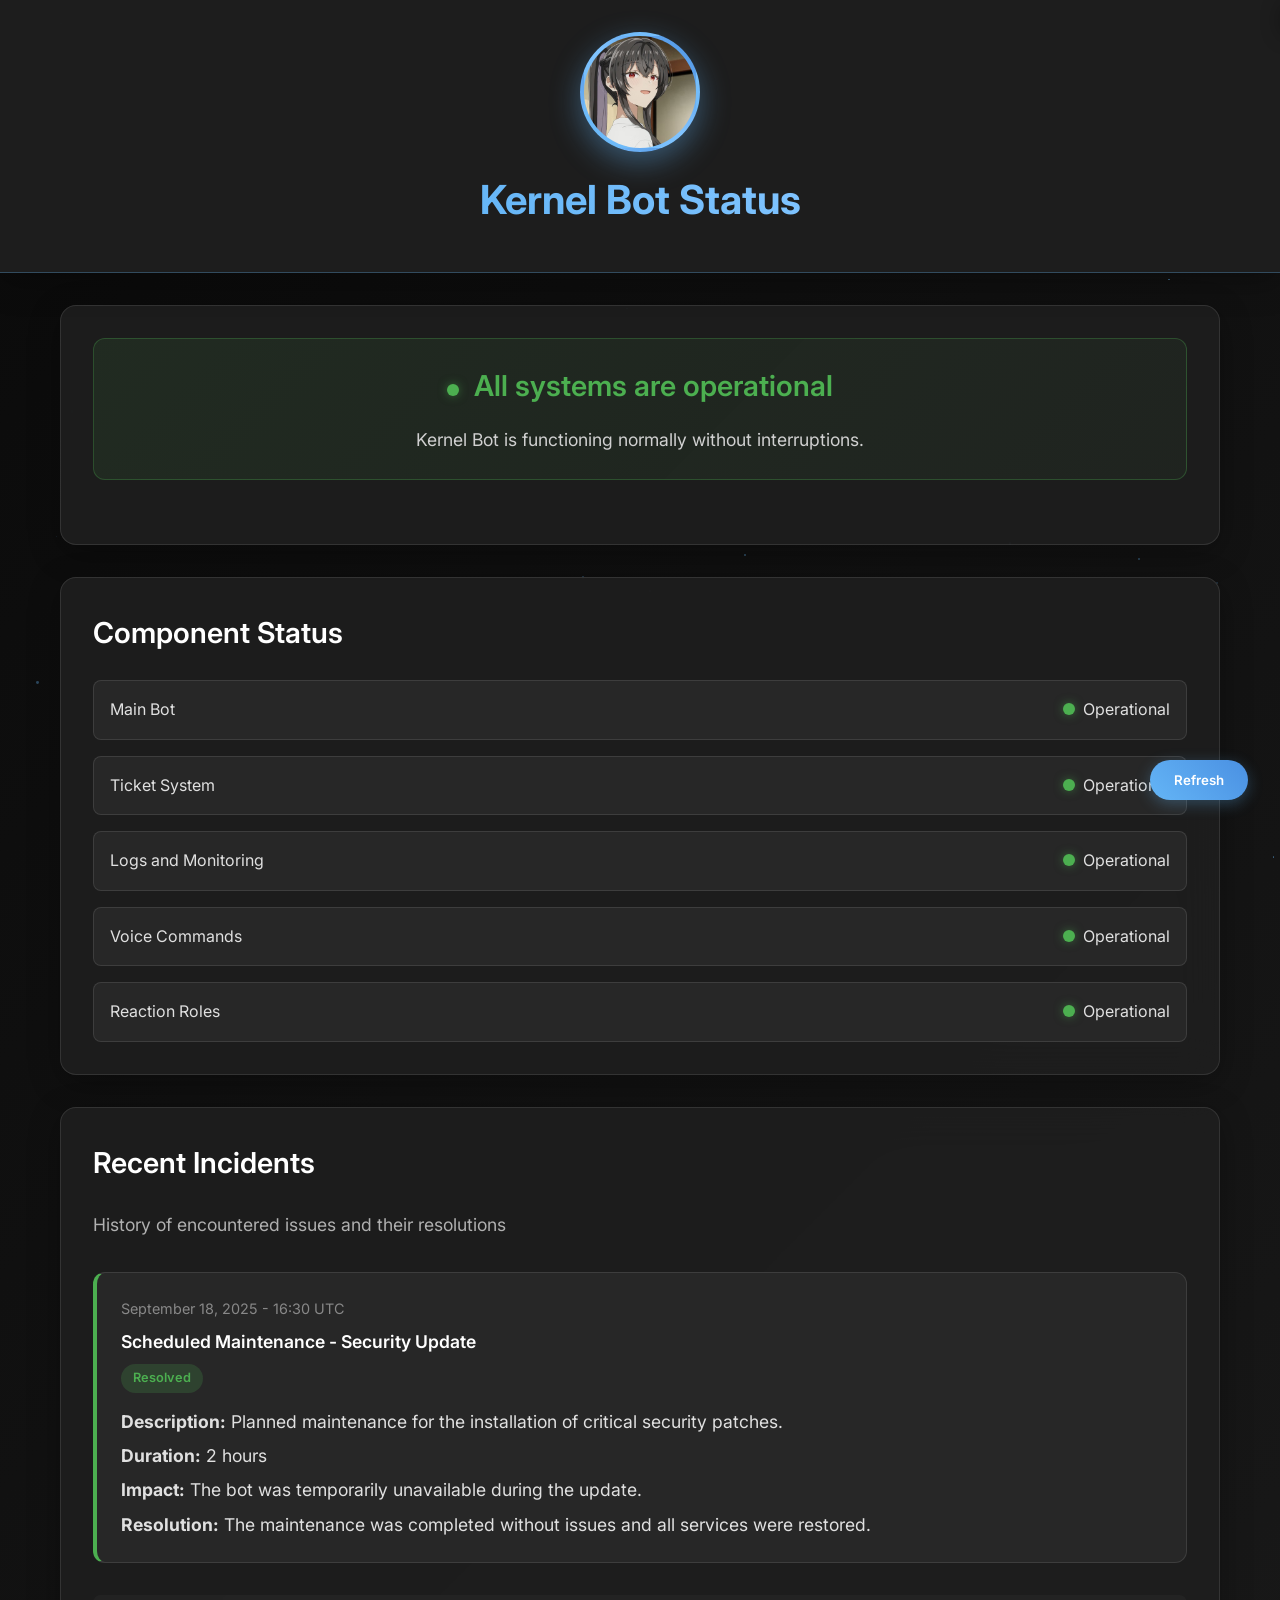
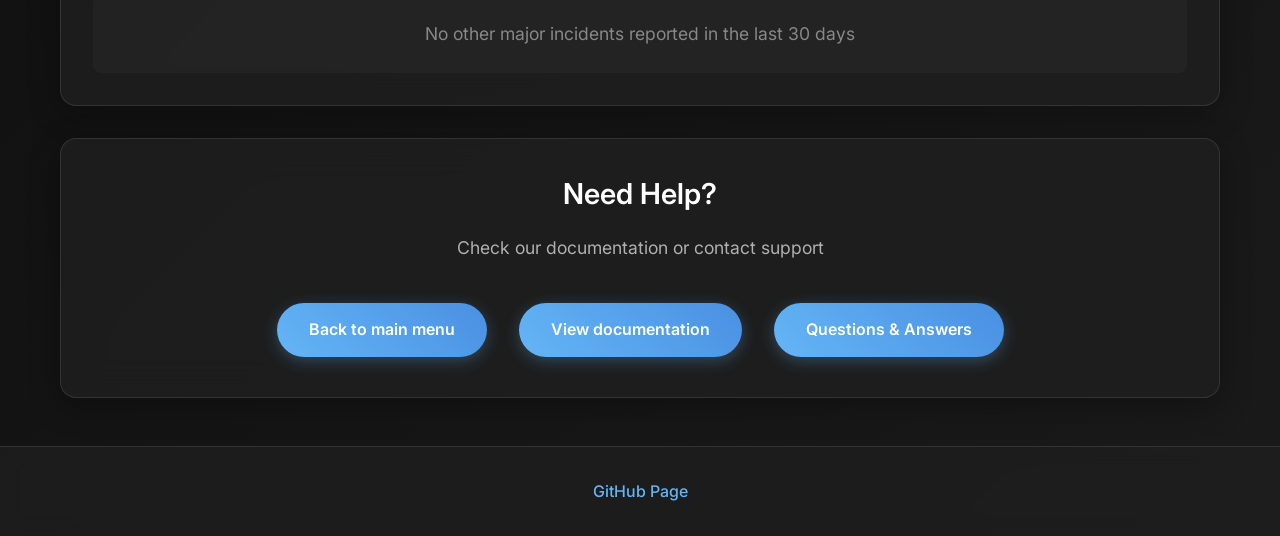
<file: status.html>
<!DOCTYPE html>
<html lang="en">
<head>
    <meta charset="UTF-8">
    <meta name="viewport" content="width=device-width, initial-scale=1.0">
    <title>Status - Kernel Bot</title>
    <link rel="icon" href="image/img-1.png" type="image/png">
    <link rel="stylesheet" href="css/style.css">
    <link rel="stylesheet" href="css/status.css">
    <link rel="preconnect" href="https://fonts.googleapis.com">
    <link rel="preconnect" href="https://fonts.gstatic.com" crossorigin>
    <link href="https://fonts.googleapis.com/css2?family=Inter:wght@400;500;600;700&display=swap" rel="stylesheet">
    <meta name="description" content="Real-time status and uptime information for Kernel Bot">
    <meta name="keywords" content="Kernel Bot status, uptime, bot monitoring, system status">
</head>
<body>
    <header>
        <img src="image/img-1.png" alt="Kernel Bot Profile Picture" class="profile-picture">
        <h1>Kernel Bot Status</h1>
    </header>

    <main>
        <section id="current-status">
            <div class="current-status-banner">
                <h2>
                    <span class="status-indicator status-operational"></span>
                    All systems are operational
                </h2>
                <p>Kernel Bot is functioning normally without interruptions.</p>
            </div>
        </section>

        <section id="system-components">
            <h2>Component Status</h2>
            <div class="components-grid">
                <div class="component-item">
                    <span>Main Bot</span>
                    <span><span class="status-indicator status-operational"></span>Operational</span>
                </div>
                <div class="component-item">
                    <span>Ticket System</span>
                    <span><span class="status-indicator status-operational"></span>Operational</span>
                </div>
                <div class="component-item">
                    <span>Logs and Monitoring</span>
                    <span><span class="status-indicator status-operational"></span>Operational</span>
                </div>
                <div class="component-item">
                    <span>Voice Commands</span>
                    <span><span class="status-indicator status-operational"></span>Operational</span>
                </div>
                <div class="component-item">
                    <span>Reaction Roles</span>
                    <span><span class="status-indicator status-operational"></span>Operational</span>
                </div>
            </div>
        </section>

        <section id="recent-incidents">
            <h2>Recent Incidents</h2>
            <p class="section-description">History of encountered issues and their resolutions</p>
            
            <div class="incident-card incident-resolved">
                <div class="incident-date">September 18, 2025 - 16:30 UTC</div>
                <div class="incident-title">Scheduled Maintenance - Security Update</div>
                <span class="incident-status status-resolved">Resolved</span>
                <div class="incident-details">
                    <p><strong>Description:</strong> Planned maintenance for the installation of critical security patches.</p>
                    <p><strong>Duration:</strong> 2 hours</p>
                    <p><strong>Impact:</strong> The bot was temporarily unavailable during the update.</p>
                    <p><strong>Resolution:</strong> The maintenance was completed without issues and all services were restored.</p>
                </div>
            </div>

            <div class="no-incidents">
                <p>No other major incidents reported in the last 30 days</p>
            </div>
        </section>

        <section id="navigation">
            <div class="navigation-content">
                <h2>Need Help?</h2>
                <p>Check our documentation or contact support</p>
                <div class="navigation-buttons">
                    <a href="index.html" class="button">
                        Back to main menu
                    </a>
                    <a href="documentation.html" class="button">
                        View documentation
                    </a>
                    <a href="Q&A.html" class="button">
                        Questions & Answers
                    </a>
                </div>
            </div>
        </section>
    </main>

    <footer>
        <p>
            <a href="https://github.com/PickAngE" target="_blank">
                GitHub Page
            </a>
        </p>
    </footer>

    <script src="js/main.js"></script>
    <script src="js/status.js"></script>
</body>
</html>
</file>
<file: css/style.css>
* {
    margin: 0;
    padding: 0;
    box-sizing: border-box;
}

body {
    font-family: 'Inter', -apple-system, BlinkMacSystemFont, 'Segoe UI', Roboto, sans-serif;
    line-height: 1.6;
    background: linear-gradient(135deg, #0a0a0a 0%, #1a1a1a 100%);
    color: #e0e0e0;
    min-height: 100vh;
    overflow-x: hidden;
    position: relative;
}

/* Particles Background */
.particles {
    position: fixed;
    top: 0;
    left: 0;
    width: 100%;
    height: 100%;
    pointer-events: none;
    z-index: -1;
}

.particle {
    position: absolute;
    width: 2px;
    height: 2px;
    background: #64b5f6;
    border-radius: 50%;
    animation: float 6s ease-in-out infinite;
    opacity: 0.3;
}

@keyframes float {
    0%, 100% { transform: translateY(0px) rotate(0deg); }
    50% { transform: translateY(-20px) rotate(180deg); }
}

/* Header */
header {
    background: rgba(31, 31, 31, 0.95);
    backdrop-filter: blur(20px);
    color: #ffffff;
    padding: 2rem 0;
    text-align: center;
    border-bottom: 1px solid rgba(100, 181, 246, 0.3);
    position: sticky;
    top: 0;
    z-index: 1000;
    box-shadow: 0 8px 32px rgba(0, 0, 0, 0.3);
    display: flex;
    flex-direction: column;
    align-items: center;
}

.profile-picture {
    width: 120px;
    height: 120px;
    border-radius: 50%;
    border: 4px solid transparent;
    background: linear-gradient(45deg, #64b5f6, #81c4ff, #4a90e2);
    object-fit: cover;
    margin-bottom: 1rem;
    transition: all 0.4s ease;
    position: relative;
    box-shadow: 0 10px 30px rgba(100, 181, 246, 0.4);
}

.profile-picture::before {
    content: '';
    position: absolute;
    inset: -4px;
    background: linear-gradient(45deg, #64b5f6, #81c4ff, #4a90e2);
    border-radius: 50%;
    z-index: -1;
    animation: glow 2s ease-in-out infinite alternate;
}

@keyframes glow {
    from { box-shadow: 0 0 20px rgba(100, 181, 246, 0.5); }
    to { box-shadow: 0 0 40px rgba(100, 181, 246, 0.8); }
}

.profile-picture:hover {
    transform: scale(1.05) rotate(5deg);
}

h1 {
    font-size: 2.5rem;
    font-weight: 700;
    background: linear-gradient(45deg, #64b5f6, #81c4ff);
    background-clip: text;
    -webkit-background-clip: text;
    -webkit-text-fill-color: transparent;
    margin-bottom: 0.5rem;
}

/* Main Content */
main {
    max-width: 1200px;
    margin: 2rem auto;
    padding: 0 20px;
    opacity: 0;
    transform: translateY(30px);
    transition: all 0.8s cubic-bezier(0.4, 0, 0.2, 1);
}

body.loaded main {
    opacity: 1;
    transform: translateY(0);
}

/* Sections */
section {
    background: rgba(31, 31, 31, 0.9);
    backdrop-filter: blur(20px);
    padding: 2rem;
    margin-bottom: 2rem;
    border-radius: 16px;
    border: 1px solid rgba(255, 255, 255, 0.1);
    box-shadow: 0 8px 32px rgba(0, 0, 0, 0.3);
    transition: all 0.3s ease;
    position: relative;
    overflow: hidden;
}

section::before {
    content: '';
    position: absolute;
    top: 0;
    left: 0;
    right: 0;
    height: 3px;
    background: linear-gradient(90deg, #64b5f6, #81c4ff, #4a90e2);
    opacity: 0;
    transition: opacity 0.3s ease;
}

section:hover {
    transform: translateY(-5px);
    box-shadow: 0 20px 40px rgba(100, 181, 246, 0.15);
    border-color: rgba(100, 181, 246, 0.3);
}

section:hover::before {
    opacity: 1;
}

section h2 {
    color: #ffffff;
    margin-bottom: 1.5rem;
    font-size: 1.8rem;
    font-weight: 600;
}

section p {
    font-size: 1.1rem;
    line-height: 1.7;
    color: #e0e0e0;
}

/* Command Grid */
.command-grid {
    display: grid;
    grid-template-columns: repeat(auto-fit, minmax(320px, 1fr));
    gap: 1.5rem;
    margin-top: 2rem;
}

.command-card {
    background: rgba(42, 42, 42, 0.9);
    border: 1px solid rgba(255, 255, 255, 0.1);
    border-radius: 12px;
    padding: 1.5rem;
    transition: all 0.3s ease;
    position: relative;
    overflow: hidden;
    display: flex;
    flex-direction: column;
}

.command-card::before {
    content: '';
    position: absolute;
    top: 0;
    left: -100%;
    width: 100%;
    height: 100%;
    background: linear-gradient(90deg, transparent, rgba(100, 181, 246, 0.1), transparent);
    transition: left 0.5s ease;
}

.command-card:hover::before {
    left: 100%;
}

.command-card:hover {
    transform: translateY(-5px);
    border-color: rgba(100, 181, 246, 0.5);
    box-shadow: 0 15px 30px rgba(100, 181, 246, 0.2);
}

.command-card h3 {
    color: #64b5f6;
    margin-top: 0;
    margin-bottom: 1rem;
    font-size: 1.2rem;
    font-weight: 600;
    position: relative;
    z-index: 1;
    border-bottom: 2px solid rgba(100, 181, 246, 0.3);
    padding-bottom: 0.5rem;
}

.command-card p {
    flex-grow: 1;
    margin-bottom: 1rem;
    position: relative;
    z-index: 1;
    font-size: 1rem;
}

.command-usage {
    background: rgba(18, 18, 18, 0.9);
    padding: 1rem;
    border-radius: 8px;
    border: 1px solid rgba(100, 181, 246, 0.2);
    margin-top: auto;
    position: relative;
    z-index: 1;
    text-align: center;
}

.command-usage pre {
    margin: 0;
    padding: 0;
    white-space: pre-wrap;
    word-wrap: break-word;
}

.command-usage code, .command-usage pre {
    font-family: 'SF Mono', Monaco, 'Cascadia Code', 'Fira Code', 'Courier New', monospace;
    color: #81c4ff;
    font-size: 0.9rem;
}

/* Category Sections */
.category-section {
    margin: 3rem 0;
}

.category-section + .category-section {
    margin-top: 3rem;
}

.category-title {
    font-size: 2rem;
    color: #ffffff;
    text-align: center;
    margin: 3rem 0 2rem 0;
    position: relative;
    font-weight: 700;
}

.category-title::after {
    content: '';
    position: absolute;
    bottom: -10px;
    left: 50%;
    transform: translateX(-50%);
    width: 80px;
    height: 3px;
    background: linear-gradient(90deg, #64b5f6, #81c4ff);
    border-radius: 2px;
}

/* Q&A Styles */
.question, .answer {
    background: rgba(42, 42, 42, 0.9);
    border: 1px solid rgba(255, 255, 255, 0.1);
    border-radius: 12px;
    padding: 1.5rem;
    margin-bottom: 1rem;
    transition: all 0.3s ease;
    position: relative;
    overflow: hidden;
    cursor: pointer;
}

.question {
    border-left: 4px solid #64b5f6;
}

.question::before {
    content: '';
    position: absolute;
    left: 0;
    top: 0;
    bottom: 0;
    width: 4px;
    background: linear-gradient(180deg, #64b5f6, #81c4ff);
}

.answer {
    border-left: 4px solid #4caf50;
}

.answer::before {
    content: '';
    position: absolute;
    left: 0;
    top: 0;
    bottom: 0;
    width: 4px;
    background: linear-gradient(180deg, #4caf50, #66bb6a);
}

.question:hover, .answer:hover {
    transform: translateX(8px);
    box-shadow: 0 8px 25px rgba(0, 0, 0, 0.4);
}

.question:hover {
    border-left-color: #81c4ff;
    box-shadow: 0 8px 25px rgba(100, 181, 246, 0.2);
}

.answer:hover {
    border-left-color: #66bb6a;
    box-shadow: 0 8px 25px rgba(76, 175, 80, 0.2);
}

.q-label {
    font-weight: 600;
    color: #64b5f6;
    font-size: 1.1rem;
}

.a-label {
    font-weight: 600;
    color: #4caf50;
    font-size: 1.1rem;
}

.question p, .answer p {
    margin: 0;
    line-height: 1.6;
}

/* Buttons */
a {
    color: #64b5f6;
    text-decoration: none;
    transition: color 0.3s ease;
}

a:hover {
    color: #81c4ff;
    text-decoration: underline;
}

a.button {
    display: inline-block;
    background: linear-gradient(45deg, #64b5f6, #4a90e2);
    color: #ffffff;
    padding: 0.875rem 2rem;
    text-decoration: none;
    border-radius: 50px;
    font-weight: 600;
    transition: all 0.3s ease;
    border: none;
    cursor: pointer;
    position: relative;
    overflow: hidden;
    margin: 0.5rem;
    box-shadow: 0 4px 15px rgba(100, 181, 246, 0.3);
}

a.button::before {
    content: '';
    position: absolute;
    top: 0;
    left: -100%;
    width: 100%;
    height: 100%;
    background: linear-gradient(90deg, transparent, rgba(255, 255, 255, 0.2), transparent);
    transition: left 0.5s ease;
}

a.button:hover::before {
    left: 100%;
}

a.button:hover {
    transform: translateY(-2px);
    box-shadow: 0 8px 25px rgba(100, 181, 246, 0.4);
    text-decoration: none;
    background: linear-gradient(45deg, #4a90e2, #64b5f6);
}

/* Footer */
footer {
    text-align: center;
    padding: 2rem 0;
    margin-top: 3rem;
    border-top: 1px solid rgba(255, 255, 255, 0.1);
    background: rgba(31, 31, 31, 0.8);
    backdrop-filter: blur(10px);
}

footer a {
    color: #64b5f6;
    text-decoration: none;
    font-weight: 500;
    transition: all 0.3s ease;
    padding: 0.5rem 1rem;
    border-radius: 20px;
}

footer a:hover {
    color: #ffffff;
    background: rgba(100, 181, 246, 0.2);
    text-decoration: none;
}

/* Navigation */
#navigation {
    text-align: center;
    margin: 2rem 0;
}

.text-center {
    text-align: center;
}

#navigation.text-center .button {
    margin: 0.5rem 1rem;
}

/* Scroll to top button */
.scroll-top {
    position: fixed;
    bottom: 2rem;
    right: 2rem;
    width: 50px;
    height: 50px;
    background: linear-gradient(45deg, #64b5f6, #4a90e2);
    border-radius: 50%;
    display: flex;
    align-items: center;
    justify-content: center;
    cursor: pointer;
    opacity: 0;
    visibility: hidden;
    transition: all 0.3s ease;
    z-index: 1000;
    box-shadow: 0 8px 25px rgba(100, 181, 246, 0.3);
}

.scroll-top.visible {
    opacity: 1;
    visibility: visible;
}

.scroll-top:hover {
    transform: translateY(-3px);
    box-shadow: 0 15px 35px rgba(100, 181, 246, 0.4);
}

.scroll-top::after {
    content: '↑';
    color: white;
    font-weight: bold;
    font-size: 1.2rem;
}

/* Responsive Design */
@media (max-width: 768px) {
    .profile-picture {
        width: 100px;
        height: 100px;
    }

    h1 {
        font-size: 2rem;
    }

    .command-grid {
        grid-template-columns: 1fr;
        gap: 1rem;
    }

    section {
        padding: 1.5rem;
        margin-bottom: 1.5rem;
    }

    main {
        padding: 0 15px;
    }

    .category-title {
        font-size: 1.5rem;
    }

    .command-card {
        padding: 1rem;
    }

    .question, .answer {
        padding: 1rem;
    }

    a.button {
        padding: 0.75rem 1.5rem;
        font-size: 0.9rem;
    }
}

@media (max-width: 480px) {
    header {
        padding: 1.5rem 0;
    }

    .profile-picture {
        width: 80px;
        height: 80px;
    }

    h1 {
        font-size: 1.8rem;
    }

    section h2 {
        font-size: 1.5rem;
    }

    .category-title {
        font-size: 1.3rem;
    }
}
</file>
<file: css/status.css>
.status-indicator {
    display: inline-block;
    width: 12px;
    height: 12px;
    border-radius: 50%;
    margin-right: 8px;
}

.status-operational {
    background-color: #4caf50;
    box-shadow: 0 0 10px rgba(76, 175, 80, 0.5);
}

.status-degraded {
    background-color: #ff9800;
    box-shadow: 0 0 10px rgba(255, 152, 0, 0.5);
}

.status-down {
    background-color: #f44336;
    box-shadow: 0 0 10px rgba(244, 67, 54, 0.5);
}

/* Current Status Banner */
.current-status-banner {
    background: linear-gradient(135deg, rgba(76, 175, 80, 0.1) 0%, rgba(102, 187, 106, 0.05) 100%);
    border: 1px solid rgba(76, 175, 80, 0.3);
    border-radius: 12px;
    padding: 1.5rem;
    margin-bottom: 2rem;
    text-align: center;
}

.current-status-banner h2 {
    margin-bottom: 1rem;
    color: #4caf50;
}

.current-status-banner p {
    margin: 0;
    color: #d0d0d0;
}

.refresh-note {
    background: rgba(33, 150, 243, 0.1);
    border: 1px solid rgba(33, 150, 243, 0.3);
    border-radius: 8px;
    padding: 1rem;
    margin-top: 1rem;
    font-size: 0.9rem;
    color: #81c4ff;
}

/* Uptime Statistics */
.uptime-stats {
    display: grid;
    grid-template-columns: repeat(auto-fit, minmax(200px, 1fr));
    gap: 1.5rem;
    margin-top: 2rem;
}

.uptime-card {
    background: rgba(42, 42, 42, 0.9);
    border: 1px solid rgba(255, 255, 255, 0.1);
    border-radius: 12px;
    padding: 1.5rem;
    text-align: center;
    transition: all 0.3s ease;
}

.uptime-card:hover {
    transform: translateY(-2px);
    box-shadow: 0 8px 25px rgba(100, 181, 246, 0.2);
}

.uptime-percentage {
    font-size: 2rem;
    font-weight: bold;
    color: #4caf50;
    margin-bottom: 0.5rem;
}

.uptime-label {
    color: #b0b0b0;
    font-size: 0.9rem;
}

.metric-value {
    font-size: 1.8rem;
    font-weight: bold;
    color: #64b5f6;
}

/* System Components */
.components-grid {
    display: grid;
    gap: 1rem;
    margin-top: 1.5rem;
}

.component-item {
    background: rgba(42, 42, 42, 0.9);
    border: 1px solid rgba(255, 255, 255, 0.1);
    border-radius: 8px;
    padding: 1rem;
    display: flex;
    justify-content: space-between;
    align-items: center;
    transition: all 0.3s ease;
}

.component-item:hover {
    transform: translateX(5px);
    box-shadow: 0 4px 15px rgba(100, 181, 246, 0.1);
}

/* Incidents Section */
.section-description {
    margin-bottom: 2rem;
    color: #b0b0b0;
}

.incident-card {
    background: rgba(42, 42, 42, 0.9);
    border: 1px solid rgba(255, 255, 255, 0.1);
    border-radius: 12px;
    padding: 1.5rem;
    margin-bottom: 1rem;
    transition: all 0.3s ease;
}

.incident-card:hover {
    transform: translateX(5px);
    box-shadow: 0 8px 25px rgba(0, 0, 0, 0.4);
}

.incident-resolved {
    border-left: 4px solid #4caf50;
}

.incident-ongoing {
    border-left: 4px solid #f44336;
}

.incident-investigating {
    border-left: 4px solid #ff9800;
}

.incident-date {
    color: #888;
    font-size: 0.9rem;
    margin-bottom: 0.5rem;
}

.incident-title {
    color: #ffffff;
    font-weight: 600;
    margin-bottom: 0.5rem;
    font-size: 1.1rem;
}

.incident-status {
    display: inline-block;
    padding: 0.25rem 0.75rem;
    border-radius: 20px;
    font-size: 0.8rem;
    font-weight: 600;
    margin-bottom: 0.5rem;
}

.status-resolved {
    background: rgba(76, 175, 80, 0.2);
    color: #4caf50;
}

.status-ongoing {
    background: rgba(244, 67, 54, 0.2);
    color: #f44336;
}

.status-investigating {
    background: rgba(255, 152, 0, 0.2);
    color: #ff9800;
}

.incident-details {
    margin-top: 0.5rem;
}

.incident-details p {
    margin-bottom: 0.5rem;
    line-height: 1.5;
}

.incident-details p:last-child {
    margin-bottom: 0;
}

.no-incidents {
    text-align: center;
    margin-top: 2rem;
    padding: 1.5rem;
    background: rgba(42, 42, 42, 0.5);
    border-radius: 8px;
}

.no-incidents p {
    color: #888;
    margin: 0;
}

/* Performance Metrics */
.performance-grid {
    display: grid;
    grid-template-columns: repeat(auto-fit, minmax(250px, 1fr));
    gap: 1.5rem;
    margin-top: 2rem;
}

.performance-card {
    background: rgba(42, 42, 42, 0.8);
    padding: 1.5rem;
    border-radius: 12px;
    border: 1px solid rgba(255, 255, 255, 0.1);
    text-align: center;
    transition: all 0.3s ease;
}

.performance-card:hover {
    transform: translateY(-2px);
    box-shadow: 0 8px 25px rgba(100, 181, 246, 0.2);
}

.performance-card h3 {
    color: #64b5f6;
    margin-bottom: 1rem;
    font-size: 1.1rem;
    font-weight: 600;
}

.performance-card .metric-value {
    margin-bottom: 0.5rem;
}

.performance-card p {
    font-size: 0.9rem;
    color: #b0b0b0;
    margin: 0;
}

/* Navigation Section */
.navigation-content {
    text-align: center;
}

.navigation-content h2 {
    margin-bottom: 1rem;
}

.navigation-content p {
    margin-bottom: 2rem;
    color: #b0b0b0;
}

.navigation-buttons {
    display: flex;
    flex-wrap: wrap;
    gap: 1rem;
    justify-content: center;
}

/* Responsive Design for Status Page */
@media (max-width: 768px) {
    .uptime-stats {
        grid-template-columns: repeat(auto-fit, minmax(150px, 1fr));
        gap: 1rem;
    }
    
    .uptime-card {
        padding: 1rem;
    }
    
    .uptime-percentage {
        font-size: 1.5rem;
    }
    
    .performance-grid {
        grid-template-columns: 1fr;
        gap: 1rem;
    }
    
    .performance-card {
        padding: 1rem;
    }
    
    .incident-card {
        padding: 1rem;
    }
    
    .incident-card:hover {
        transform: translateX(3px);
    }
    
    .component-item:hover {
        transform: translateX(3px);
    }
    
    .navigation-buttons {
        flex-direction: column;
        align-items: center;
    }
    
    .navigation-buttons .button {
        width: 100%;
        max-width: 300px;
    }
}

@media (max-width: 480px) {
    .current-status-banner {
        padding: 1rem;
    }
    
    .current-status-banner h2 {
        font-size: 1.3rem;
    }
    
    .uptime-stats {
        grid-template-columns: 1fr;
    }
    
    .metric-value {
        font-size: 1.5rem;
    }
    
    .incident-title {
        font-size: 1rem;
    }
    
    .refresh-note {
        padding: 0.75rem;
        font-size: 0.8rem;
    }
}
</file>
